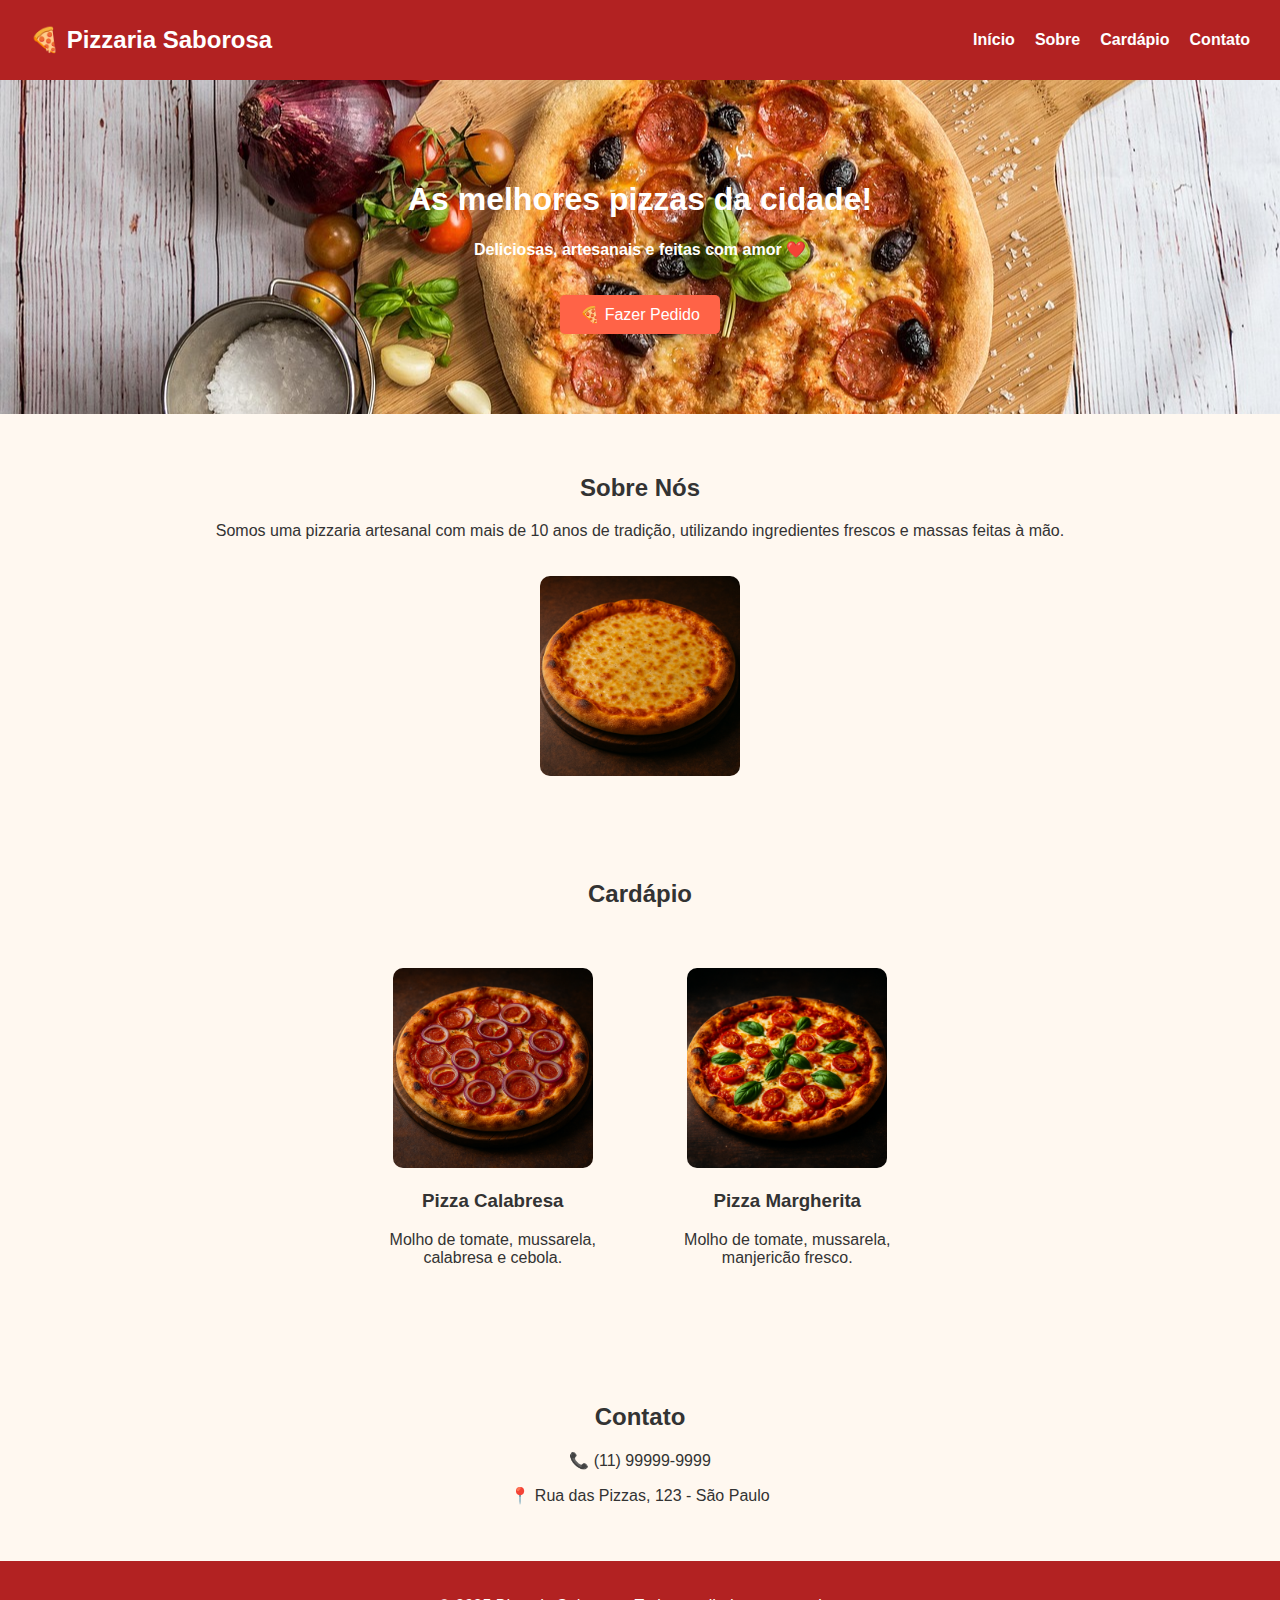
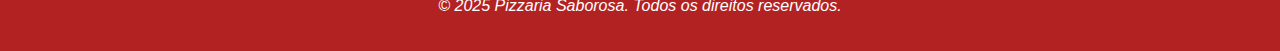
<file: Portifólio/index.pizzaria.html>
﻿<!DOCTYPE html>
<html lang="pt-br">
<head>
  <meta charset="UTF-8" />
  <meta name="viewport" content="width=device-width, initial-scale=1.0"/>
  <title>Pizzaria Saborosa</title>
  <link rel="stylesheet" href="style.css" />
</head>
<body>
  <header>
    <div class="logo">🍕 Pizzaria Saborosa</div>
    <nav>
      <ul>
        <li><a href="#home">Início</a></li>
        <li><a href="#sobre">Sobre</a></li>
        <li><a href="#cardapio">Cardápio</a></li>
        <li><a href="#contato">Contato</a></li>
      </ul>
    </nav>
  </header>

  <section class="hero" id="home">
    <h1><strong>As melhores pizzas da cidade!</strong></h1>
    <p><strong>Deliciosas, artesanais e feitas com amor ❤️</strong></p>
    <button onclick="fazerPedido()">🍕 Fazer Pedido</button>
  </section>

  <section id="sobre">
    <h2>Sobre Nós</h2>
    <p>Somos uma pizzaria artesanal com mais de 10 anos de tradição, utilizando ingredientes frescos e massas feitas à mão.</p>
    <img src="img/Mussarela.png" alt="Pizza artesanal">
  </section>

  <section id="cardapio">
    <h2>Cardápio</h2>
    <div class="menu-item">
      <img src="img/calabresa.png" alt="Pizza Calabresa" />
      <h3>Pizza Calabresa</h3>
      <p>Molho de tomate, mussarela, calabresa e cebola.</p>
    </div>
    <div class="menu-item">
      <img src="img/margherita.png" alt="Pizza Margherita" />
      <h3>Pizza Margherita</h3>
      <p>Molho de tomate, mussarela, manjericão fresco.</p>
    </div>
  </section>

  <section id="contato">
    <h2>Contato</h2>
    <p>📞 (11) 99999-9999</p>
    <p>📍 Rua das Pizzas, 123 - São Paulo</p>
  </section>

  <footer>
    <p><i>&copy; 2025 Pizzaria Saborosa. Todos os direitos reservados.</i></p>
  </footer>

  <script src="script.js"></script>
</body>
</html>
</file>
<file: Portifólio/style.css>
﻿body {
    font-family: Arial, sans-serif;
    margin: 0;
    padding: 0;
    background: #fff8f0;
    color: #333;
  }
  
  header {
    background-color: #b22222;
    color: white;
    display: flex;
    justify-content: space-between;
    align-items: center;
    padding: 15px 30px;
  }
  
  .logo {
    font-size: 24px;
    font-weight: bold;
  }
  
  nav ul {
    list-style: none;
    display: flex;
    gap: 20px;
  }
  
  nav a {
    color: white;
    text-decoration: none;
    font-weight: bold;
  }
  
  .hero {
    background-image: url('img/pizza-4330598_1280.jpg');
    background-size: cover;
    background-position: center;
    text-align: center;
    padding: 80px 20px;
    color: white;
  }
  
  .hero button {
    margin-top: 20px;
    padding: 10px 20px;
    background-color: #ff6347;
    border: none;
    color: white;
    font-size: 16px;
    cursor: pointer;
    border-radius: 5px;
  }
  
  section {
    padding: 40px 20px;
    text-align: center;
  }
  
  section img {
    width: 200px;
    border-radius: 10px;
    margin-top: 20px;
  }
  
  .menu-item {
    display: inline-block;
    width: 250px;
    margin: 20px;
  }
  
  footer {
    background-color: #b22222;
    color: white;
    text-align: center;
    padding: 20px;
  }
  
  h1{
    text-shadow: #333;
  }
  p{
    text-shadow: #333;
  }
</file>
